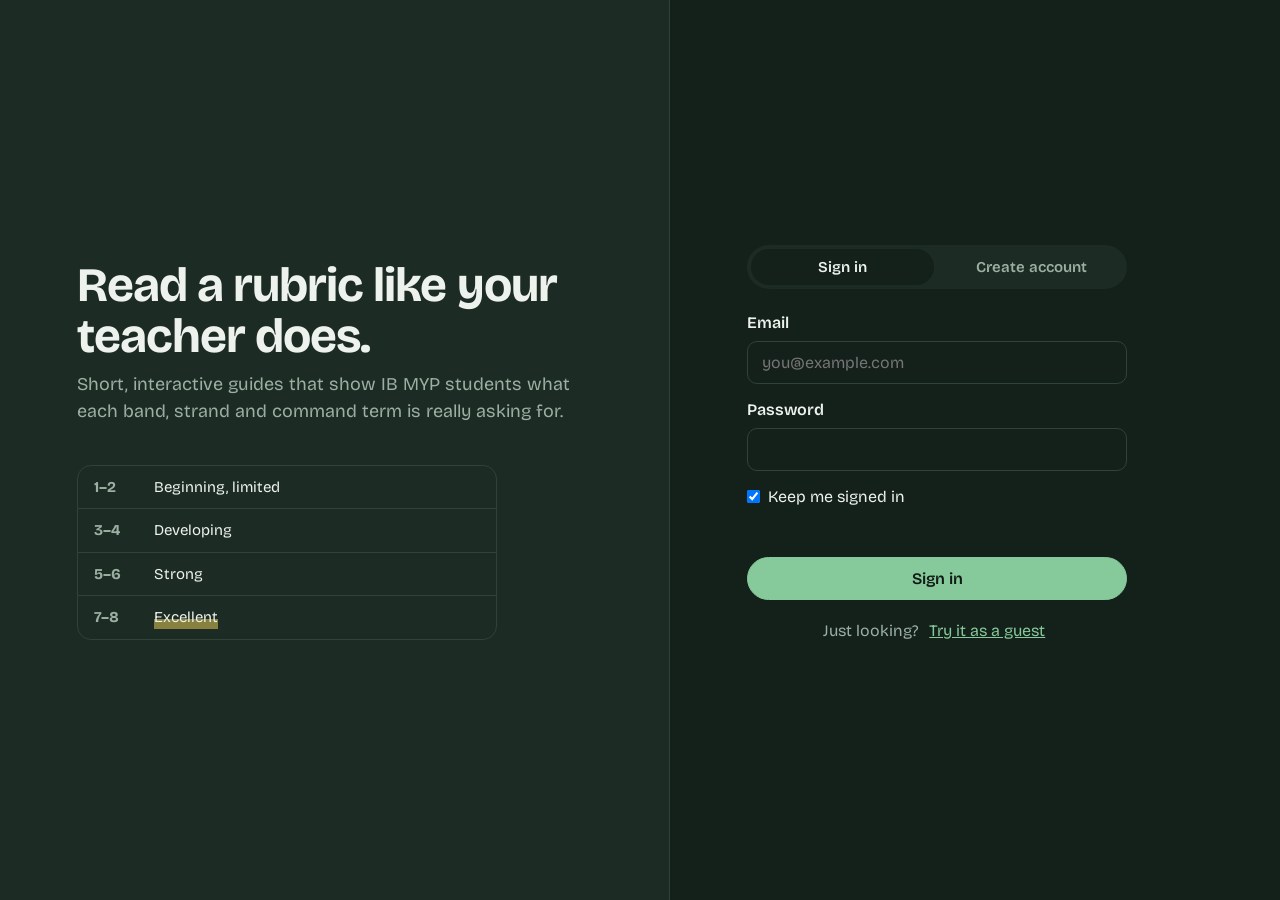
<file: index.html>
<!DOCTYPE html>
<html lang="en"><head><meta charset="UTF-8"><meta name="viewport" content="width=device-width, initial-scale=1.0"><link rel="icon" href="data:image/svg+xml,<svg xmlns=%22http://www.w3.org/2000/svg%22 viewBox=%220 0 100 100%22><text y=%22.9em%22 font-size=%2290%22>🥬</text></svg>"><link rel="preconnect" href="https://fonts.googleapis.com"><link rel="preconnect" href="https://fonts.gstatic.com" crossorigin><link rel="stylesheet" href="https://fonts.googleapis.com/css2?family=Bricolage+Grotesque:opsz,wght@12..96,400..800&family=Source+Serif+4:ital,wght@0,400..600;1,400&display=swap"><link rel="stylesheet" href="global.css"><title>Kale · Guide to IB Rubrics</title></head>
<body data-page="login">
<div class="auth">
 <section class="hero">
  <h1>Read a rubric like your teacher does.</h1>
  <p>Short, interactive guides that show IB MYP students what each band, strand and command term is really asking for.</p>
  <div class="rubric" aria-hidden="true"><div><b>1–2</b>Beginning, limited</div><div><b>3–4</b>Developing</div><div><b>5–6</b>Strong</div><div class="top"><b>7–8</b><span>Excellent</span></div></div>
 </section>
 <section>
  <form id="auth" novalidate>
   <div class="tabs" role="tablist"><button type="button" class="tab" data-m="in" role="tab" aria-selected="true">Sign in</button><button type="button" class="tab" data-m="up" role="tab" aria-selected="false">Create account</button></div>
   <label>Email<input name="email" type="email" autocomplete="email" placeholder="you@example.com" required></label>
   <label>Password<input name="pw" type="password" autocomplete="current-password" required></label>
   <p id="hint" class="mute" hidden>Use at least 8 characters.</p>
   <label class="check" id="keepw"><input name="keep" type="checkbox" checked> Keep me signed in</label>
   <p id="msg" class="err" role="alert"></p>
   <button class="btn" id="go">Sign in</button>
   <p class="alt mute">Just looking? <button type="button" class="link" id="guest">Try it as a guest</button></p>
  </form>
 </section>
</div>
<script src="js/content.js"></script><script src="js/app.js"></script>
</body></html>
</file>
<file: global.css>
:root{--bg:#14201a;--panel:#1c2b24;--line:#2f4339;--text:#edf2ec;--mute:#9bb0a3;--kale:#86c99a;--mark:#f2d65c;--bad:#f0847a;--r:14px;
--sans:'Bricolage Grotesque',system-ui,sans-serif;--serif:'Source Serif 4',Georgia,serif}
*{box-sizing:border-box}
body{margin:0;background:var(--bg);color:var(--text);font:16px/1.5 var(--sans)}
a{color:inherit}
:focus-visible{outline:3px solid var(--mark);outline-offset:2px}
h1{font-size:clamp(30px,5vw,48px);line-height:1.05;letter-spacing:-.02em;margin:0 0 10px}
h2{font-size:22px;margin:0 0 12px}
p{margin:0 0 12px}.mute{color:var(--mute)}
main{max-width:1040px;margin:0 auto;padding:40px 5vw 80px}main.narrow{max-width:620px}

.bar{position:sticky;top:0;z-index:5;display:flex;align-items:center;gap:20px;padding:12px 5vw;background:var(--bg);border-bottom:1px solid var(--line)}
.brand{display:flex;align-items:center;gap:8px;font-weight:800;font-size:22px;text-decoration:none}
.bar nav{display:flex;gap:4px;margin-left:auto}
.bar nav a{padding:8px 16px;border-radius:99px;color:var(--mute);text-decoration:none}
.bar nav a:hover,.bar nav a[aria-current]{background:var(--panel);color:var(--text)}

.btn{font:600 16px var(--sans);padding:11px 22px;border-radius:99px;border:1px solid var(--kale);background:var(--kale);color:#0f1a14;cursor:pointer;text-decoration:none;display:inline-block;transition:transform .15s,background .15s}
.btn:hover{transform:translateY(-1px)}
.btn.ghost{background:none;color:var(--text);border-color:var(--line)}.btn.ghost:hover{border-color:var(--text)}
.btn.danger{background:none;color:var(--bad);border-color:var(--bad)}
.btn:disabled{opacity:.4;cursor:not-allowed;transform:none}
label{display:block;font-weight:600;margin:0 0 14px}
input,select{display:block;width:100%;margin-top:6px;padding:11px 14px;font:16px var(--sans);color:var(--text);background:var(--bg);border:1px solid var(--line);border-radius:10px}
input:focus,select:focus{border-color:var(--kale)}
.panel{background:var(--panel);border:1px solid var(--line);border-radius:var(--r);padding:24px;margin-bottom:16px}
.err{color:var(--bad);min-height:24px;margin:4px 0}

/* sign in */
.auth{min-height:100vh;display:grid;grid-template-columns:1.1fr 1fr}
.auth>section{padding:8vw 6vw;display:flex;flex-direction:column;justify-content:center}
.auth .hero{background:var(--panel);border-right:1px solid var(--line)}
.auth .hero p{max-width:44ch;color:var(--mute);font-size:18px}
.rubric{margin-top:28px;border:1px solid var(--line);border-radius:var(--r);overflow:hidden;max-width:420px;font-size:15px}
.rubric div{display:flex;gap:16px;padding:10px 16px;border-top:1px solid var(--line)}.rubric div:first-child{border-top:0}
.rubric b{width:44px;color:var(--mute)}.rubric .top span{background:linear-gradient(transparent 55%,rgba(242,214,92,.5) 55%)}
.auth form{max-width:380px;width:100%}
.tabs{display:flex;gap:6px;margin-bottom:22px;background:var(--panel);padding:4px;border-radius:99px}
.tabs button{flex:1;font:600 15px var(--sans);padding:9px;border:0;border-radius:99px;background:none;color:var(--mute);cursor:pointer}
.tabs [aria-selected=true]{background:var(--bg);color:var(--text)}
.check{display:flex;gap:8px;align-items:center;font-weight:400}.check input{width:auto;margin:0}
.auth form .btn{width:100%;margin-top:6px}.auth .alt{margin-top:18px;text-align:center}
.link{background:none;border:0;color:var(--kale);font:inherit;cursor:pointer;text-decoration:underline}

/* onboarding */
.dots{display:flex;gap:6px;margin-bottom:28px}.dots i{flex:1;height:4px;border-radius:4px;background:var(--line)}.dots i.on{background:var(--kale)}
.opt{display:block;width:100%;text-align:left;font:500 17px var(--sans);color:var(--text);background:var(--panel);border:1px solid var(--line);border-radius:12px;padding:14px 18px;margin-bottom:10px;cursor:pointer;transition:border-color .15s}
.opt:hover{border-color:var(--mute)}.opt[aria-pressed=true]{border-color:var(--kale);background:rgba(134,201,154,.12)}
.opt.ok{border-color:var(--kale);background:rgba(134,201,154,.16)}.opt.bad{border-color:var(--bad);background:rgba(240,132,122,.12)}
.conf{display:grid;grid-template-columns:1fr 150px;gap:8px 14px;align-items:center}.conf select{margin:0}
.foot{display:flex;justify-content:space-between;margin-top:28px;gap:10px}
ol.how{padding-left:20px;font-size:18px}ol.how li{margin-bottom:10px}

/* home + topics */
.home{display:grid;grid-template-columns:1fr 280px;gap:32px;align-items:start}
.grid{display:grid;grid-template-columns:repeat(auto-fill,minmax(240px,1fr));gap:14px;margin-top:20px}
.card{position:relative;min-height:150px;display:flex;flex-direction:column;justify-content:flex-end;padding:18px;border:1px solid var(--line);border-radius:var(--r);overflow:hidden;background:var(--panel) center/cover;text-decoration:none;font-weight:700;font-size:20px;line-height:1.15}
.card::before{content:"";position:absolute;inset:0;background:linear-gradient(transparent 20%,rgba(10,18,14,.88))}
.card>*{position:relative}.card small{font:500 14px var(--sans);color:#cfdcd3;margin-top:6px}
a.card:hover{border-color:var(--kale)}.card.lock{opacity:.45}
.card.wide{grid-column:1/-1;min-height:190px;font-size:28px}
.pill{align-self:flex-start;background:var(--mark);color:#1d1a05;border-radius:99px;padding:2px 10px;font:600 13px var(--sans);margin-bottom:8px}
.notice{border-left:3px solid var(--kale);padding-left:16px;color:var(--mute);font-size:15px}
.resume{display:flex;justify-content:space-between;align-items:center;gap:16px;flex-wrap:wrap}
.crumb{color:var(--mute);text-decoration:none;display:inline-block;margin-bottom:14px}.crumb:hover{color:var(--text)}
.group{margin:34px 0 10px;font-size:20px}
.row{display:flex;align-items:center;gap:16px;padding:16px 18px;margin-bottom:8px;background:var(--panel);border:1px solid var(--line);border-radius:12px;text-decoration:none;font-weight:600;font-size:18px}
.row:hover{border-color:var(--kale)}.row .n{width:28px;color:var(--mute)}.row .st{margin-left:auto;font-weight:400;font-size:15px;color:var(--mute)}.row .st.done{color:var(--kale)}

/* lesson player */
.player{max-width:720px;margin:0 auto}
.ptop{display:flex;justify-content:space-between;gap:12px;color:var(--mute);margin-bottom:12px}.ptop a{text-decoration:none}
.seg{display:flex;gap:4px;margin-bottom:34px}.seg i{flex:1;height:5px;border-radius:5px;background:var(--line)}.seg i.on{background:var(--kale)}
.lesson{font:19px/1.7 var(--serif);min-height:300px}
.lesson p{margin:0 0 1.1em}.lesson .ln{display:block}
.lesson b{font-weight:600;background:linear-gradient(transparent 55%,rgba(242,214,92,.45) 55%)}
.lesson h1{font-family:var(--sans)}.lesson .opt{font-size:17px}
.fb{font:500 17px var(--sans);min-height:28px;margin-top:14px}.fb.ok{color:var(--kale)}.fb.bad{color:var(--bad)}
.done{text-align:center;padding:60px 0}.done .btn{margin:6px}

@media(max-width:800px){.auth{grid-template-columns:1fr}.auth .hero{border:0;padding-bottom:4vw}.home{grid-template-columns:1fr}.conf{grid-template-columns:1fr}.lesson{font-size:18px}}
@media(prefers-reduced-motion:reduce){*{transition:none!important}}

/* game layer */
.chips{display:flex;gap:8px;margin-left:12px}
.chip{background:var(--panel);border:1px solid var(--line);border-radius:99px;padding:5px 12px;font-size:14px;font-weight:600;white-space:nowrap}
.tiles{display:grid;grid-template-columns:repeat(4,1fr);gap:10px;margin:22px 0 12px}
.tile{background:var(--panel);border:1px solid var(--line);border-radius:var(--r);padding:14px 16px}
.tile b{display:block;font-size:34px;line-height:1;font-variant-numeric:tabular-nums}.tile span{color:var(--mute);font-size:14px}
.xpbar,.bar2{height:8px;border-radius:8px;background:var(--line);overflow:hidden}
.xpbar i,.bar2 i{display:block;height:100%;border-radius:8px;background:linear-gradient(90deg,var(--kale),var(--mark));transition:width .9s cubic-bezier(.2,.8,.2,1)}
.bar2{margin-top:10px;height:6px}
.card{transition:transform .2s,border-color .2s;animation:rise .5s both;animation-delay:calc(var(--n,0)*60ms)}
a.card:hover{transform:translateY(-3px)}
@keyframes rise{from{opacity:0;transform:translateY(14px)}}
.lesson{animation:enter .35s ease-out}
@keyframes enter{from{opacity:0;transform:translateX(18px)}}
.opt.ok{animation:pulse .4s}.bigxp{font-size:48px;font-weight:800;color:var(--mark);animation:pulse .8s .2s both}
@keyframes pulse{50%{transform:scale(1.06)}}
.shake{animation:shake .4s}
@keyframes shake{25%{transform:translateX(-7px)}75%{transform:translateX(7px)}}
.pop{position:fixed;z-index:30;pointer-events:none;font-weight:800;font-size:18px;color:var(--mark);animation:up 1s ease-out forwards}
@keyframes up{from{transform:translate(-50%,0)}to{transform:translate(-50%,-60px);opacity:0}}
.confetti{position:fixed;inset:0;pointer-events:none;z-index:40}
.toast{position:fixed;left:50%;bottom:28px;background:var(--mark);color:#1d1a05;font-weight:700;padding:12px 22px;border-radius:99px;z-index:40;animation:toast 2.6s forwards}
@keyframes toast{from{opacity:0;transform:translate(-50%,20px)}10%,85%{opacity:1;transform:translate(-50%,0)}to{opacity:0;transform:translate(-50%,0)}}
@media(max-width:800px){.tiles{grid-template-columns:repeat(2,1fr)}#chX{display:none}}
@media(prefers-reduced-motion:reduce){*{animation:none!important}}
</file>
